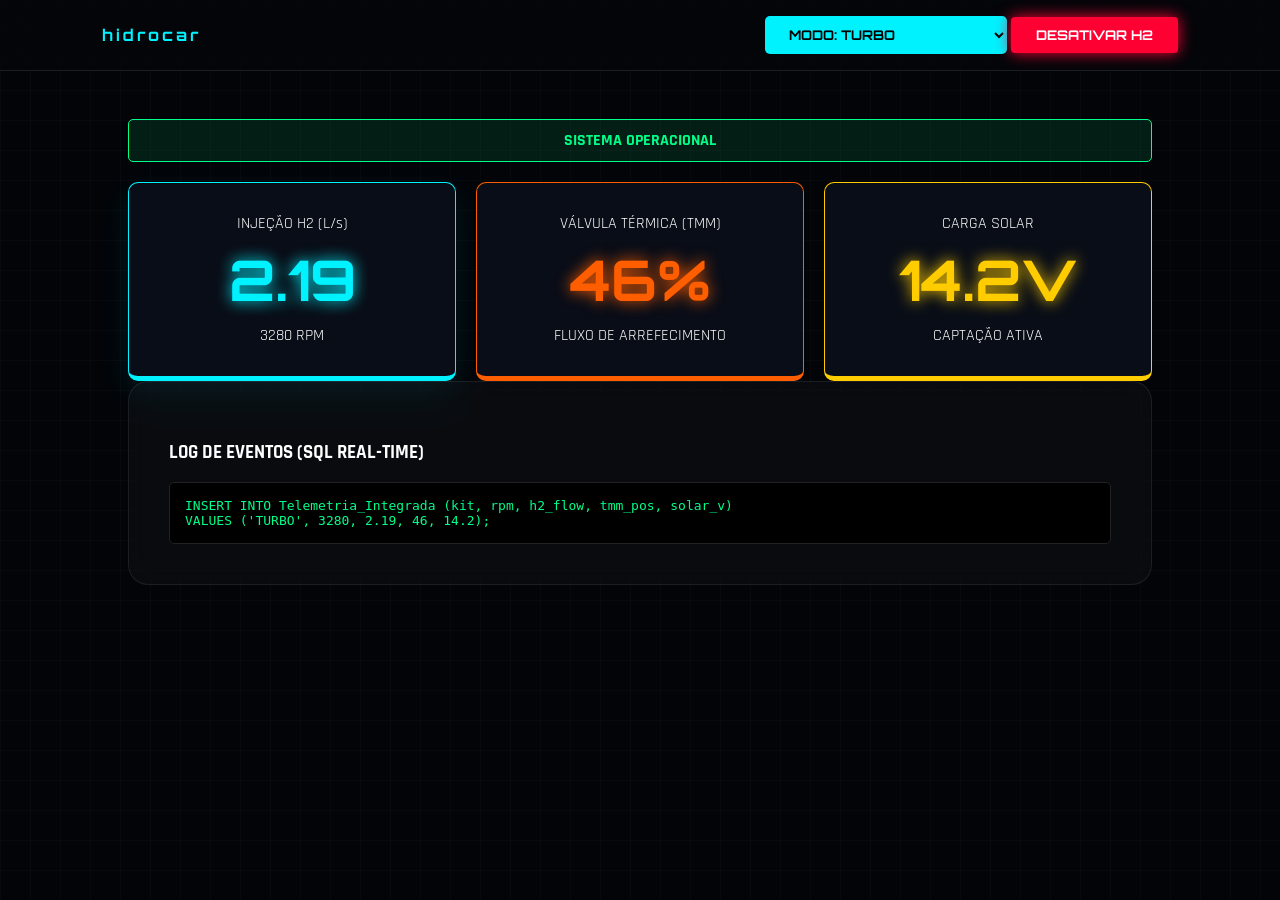
<file: dashboard.html>
<!DOCTYPE html>
<html lang="pt-br">
<head>
    <meta charset="UTF-8">
    <title>hidrocar | Painel de Controle Híbrido</title>
    <link rel="stylesheet" href="style.css">
</head>
<body class="fueltech-theme">
    <nav>
        <a href="index.html" class="logo">hidrocar</a>
        <div class="nav-controls">
            <select id="kitSelect" class="kit-selector" onchange="changeKit()">
                <option value="TURBO">MODO: TURBO</option>
                <option value="BITURBO">MODO: BITURBO</option>
                <option value="SUPERCHARGER">MODO: SUPERCHARGER</option>
            </select>
            <button id="btnStop" class="emergency-btn" onclick="toggleSystem()">DESATIVAR H2</button>
        </div>
    </nav>

    <main class="content-section">
        <div id="status-bar" class="status-online">SISTEMA OPERACIONAL</div>

        <div class="grid-dash">
            <div class="stat-card h2-border">
                <div class="label">INJEÇÃO H2 (L/s)</div>
                <div class="stat-value" id="h2-vazao" style="color: var(--neon-blue);">0.00</div>
                <div class="sub-label" id="rpm-display">0 RPM</div>
            </div>

            <div class="stat-card porsche-border">
                <div class="label">VÁLVULA TÉRMICA (TMM)</div>
                <div class="stat-value" id="tmm" style="color: var(--porsche-orange);">0%</div>
                <div class="sub-label">FLUXO DE ARREFECIMENTO</div>
            </div>

            <div class="stat-card solar-border">
                <div class="label">CARGA SOLAR</div>
                <div class="stat-value" id="solar" style="color: var(--solar-gold);">0.0V</div>
                <div class="sub-label">CAPTAÇÃO ATIVA</div>
            </div>
        </div>

        <div class="glass-card log-container">
            <h3>LOG DE EVENTOS (SQL REAL-TIME)</h3>
            <div id="sql-log" class="sql-code">-- Aguardando inicialização...</div>
        </div>
    </main>

    <script src="script.js"></script>
</body>
</html>
        </div>
    </main>

    <script src="script.js"></script>
</body>
</html>
</file>
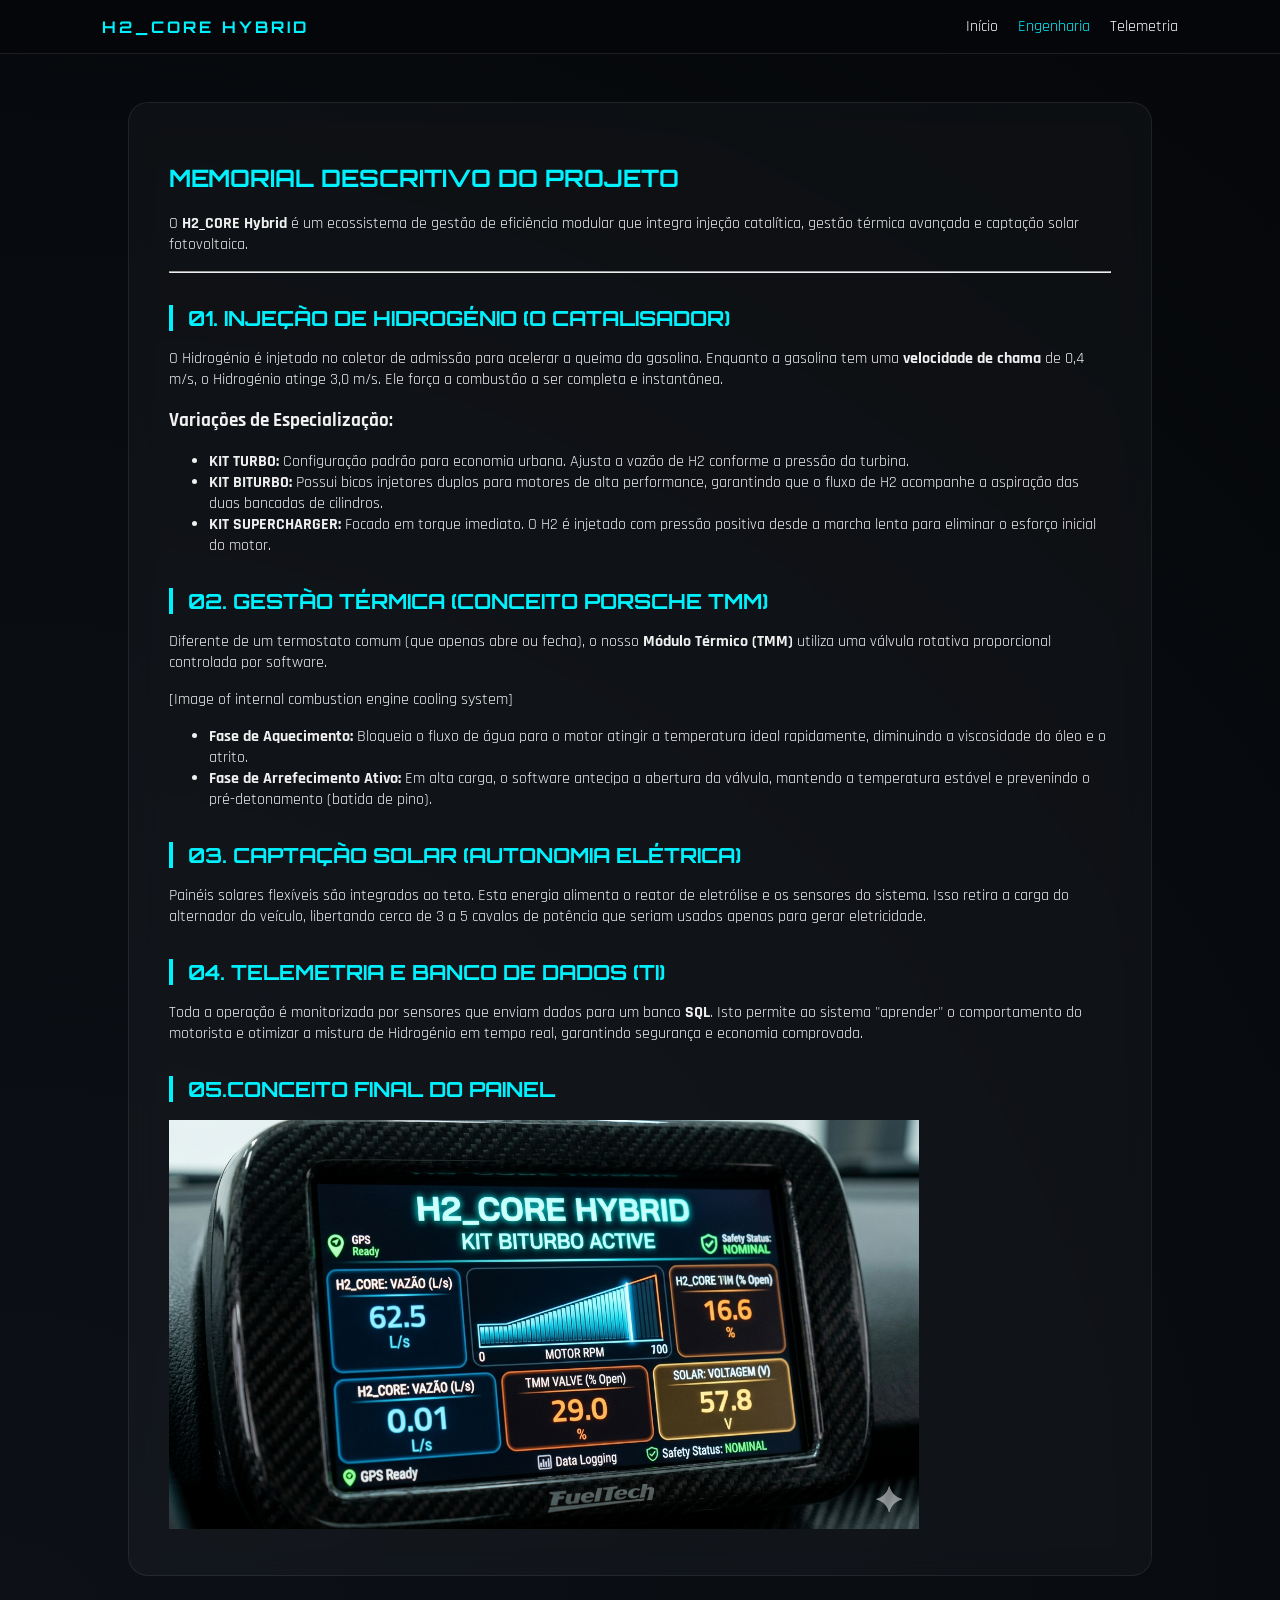
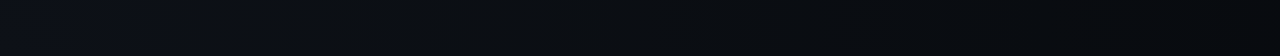
<file: sobre.html>
<!DOCTYPE html>
<html lang="pt-br">
<head>
    <meta charset="UTF-8">
    <title>hidrocar| Engenharia Híbrida</title>
    <link rel="stylesheet" href="style.css">
</head>
<body>
    <nav>
        <a href="index.html" class="logo">H2_CORE HYBRID</a>
        <div style="display:flex; gap:20px;">
            <a href="index.html" style="color:#fff; text-decoration:none;">Início</a>
            <a href="sobre.html" style="color:var(--neon-blue); text-decoration:none;">Engenharia</a>
            <a href="dashboard.html" style="color:#fff; text-decoration:none;">Telemetria</a>
        </div>
    </nav>

    <main class="content-section">
        <section class="glass-card">
            <h1>MEMORIAL DESCRITIVO DO PROJETO</h1>
            <p>O <b>H2_CORE Hybrid</b> é um ecossistema de gestão de eficiência modular que integra injeção catalítica, gestão térmica avançada e captação solar fotovoltaica.</p>

            <hr>

            <h2>01. INJEÇÃO DE HIDROGÉNIO (O CATALISADOR)</h2>
            <p>O Hidrogénio é injetado no coletor de admissão para acelerar a queima da gasolina. Enquanto a gasolina tem uma <b>velocidade de chama</b> de 0,4 m/s, o Hidrogénio atinge 3,0 m/s. Ele força a combustão a ser completa e instantânea.</p>
            
            
            <h3>Variações de Especialização:</h3>
            <ul>
                <li><b>KIT TURBO:</b> Configuração padrão para economia urbana. Ajusta a vazão de H2 conforme a pressão da turbina.</li>
                <li><b>KIT BITURBO:</b> Possui bicos injetores duplos para motores de alta performance, garantindo que o fluxo de H2 acompanhe a aspiração das duas bancadas de cilindros.</li>
                <li><b>KIT SUPERCHARGER:</b> Focado em torque imediato. O H2 é injetado com pressão positiva desde a marcha lenta para eliminar o esforço inicial do motor.</li>
            </ul>

            <h2>02. GESTÃO TÉRMICA (CONCEITO PORSCHE TMM)</h2>
            <p>Diferente de um termostato comum (que apenas abre ou fecha), o nosso <b>Módulo Térmico (TMM)</b> utiliza uma válvula rotativa proporcional controlada por software. </p>
            

[Image of internal combustion engine cooling system]

            <ul>
                <li><b>Fase de Aquecimento:</b> Bloqueia o fluxo de água para o motor atingir a temperatura ideal rapidamente, diminuindo a viscosidade do óleo e o atrito.</li>
                <li><b>Fase de Arrefecimento Ativo:</b> Em alta carga, o software antecipa a abertura da válvula, mantendo a temperatura estável e prevenindo o pré-detonamento (batida de pino).</li>
            </ul>

            <h2>03. CAPTAÇÃO SOLAR (AUTONOMIA ELÉTRICA)</h2>
            <p>Painéis solares flexíveis são integrados ao teto. Esta energia alimenta o reator de eletrólise e os sensores do sistema. Isso retira a carga do alternador do veículo, libertando cerca de 3 a 5 cavalos de potência que seriam usados apenas para gerar eletricidade.</p>
            

            <h2>04. TELEMETRIA E BANCO DE DADOS (TI)</h2>
            <p>Toda a operação é monitorizada por sensores que enviam dados para um banco <b>SQL</b>. Isto permite ao sistema "aprender" o comportamento do motorista e otimizar a mistura de Hidrogénio em tempo real, garantindo segurança e economia comprovada.</p>

            <h2>05.CONCEITO FINAL DO PAINEL </h2>
            <img src="Gemini_Generated_Image_6aqh5l6aqh5l6aqh.png" alt="imagem gerada por IA" width="750px" height="auto">
        </section>
    </main>
</body>
</html>
</file>
<file: style.css>
@import url('https://fonts.googleapis.com/css2?family=Orbitron:wght@400;700&family=Rajdhani:wght@300;500;700&display=swap');

:root {
    --neon-blue: #00f2ff;
    --porsche-orange: #ff5e00;
    --solar-gold: #ffcc00;
    --deep-space: #05070a;
    --glass: rgba(255, 255, 255, 0.03);
}

body {
    background: radial-gradient(circle at bottom left, #0d1117, var(--deep-space));
    color: #f0f0f0; font-family: 'Rajdhani', sans-serif; margin: 0;
}

nav {
    backdrop-filter: blur(20px); background: rgba(5, 7, 10, 0.8);
    border-bottom: 1px solid rgba(255,255,255,0.1);
    padding: 1rem 8%; display: flex; justify-content: space-between; align-items: center;
    position: sticky; top: 0; z-index: 1000;
}

.logo { font-family: 'Orbitron'; color: var(--neon-blue); text-decoration: none; font-weight: 700; letter-spacing: 3px; }

.content-section { padding: 3rem 10%; max-width: 1200px; margin: auto; }

.glass-card {
    background: var(--glass); backdrop-filter: blur(15px);
    border: 1px solid rgba(255,255,255,0.08);
    border-radius: 20px; padding: 2.5rem; margin-bottom: 2rem;
}

h1, h2 { font-family: 'Orbitron'; text-transform: uppercase; color: var(--neon-blue); }
h2 { font-size: 1.3rem; margin-top: 2rem; border-left: 4px solid var(--neon-blue); padding-left: 15px; }

.grid-dash { display: grid; grid-template-columns: repeat(auto-fit, minmax(280px, 1fr)); gap: 20px; }

.stat-card {
    background: rgba(255,255,255,0.02); border: 1px solid rgba(255,255,255,0.05);
    padding: 20px; border-radius: 15px; text-align: center; transition: 0.3s;
}

.stat-card:hover { border-color: var(--neon-blue); box-shadow: 0 0 20px rgba(0, 242, 255, 0.1); }

.stat-value { font-family: 'Orbitron'; font-size: 2.5rem; margin: 10px 0; }

.kit-selector {
    background: var(--neon-blue); color: #000; border: none;
    padding: 10px 20px; font-family: 'Orbitron'; font-weight: 700; border-radius: 5px; cursor: pointer;
}


:root {
    --neon-blue: #00f2ff;
    --porsche-orange: #ff5e00;
    --solar-gold: #ffcc00;
    --danger-red: #ff0033;
    --bg-dark: #020408;
    --card-bg: rgba(10, 15, 25, 0.9);
}

body.fueltech-theme {
    background-color: var(--bg-dark);
    background-image: linear-gradient(rgba(255,255,255,0.02) 1px, transparent 1px), 
                      linear-gradient(90deg, rgba(255,255,255,0.02) 1px, transparent 1px);
    background-size: 30px 30px; /* Efeito de grade industrial */
    color: #fff; font-family: 'Rajdhani', sans-serif;
}

/* Botão de Emergência Estilo "Racing" */
.emergency-btn {
    background: var(--danger-red);
    color: white; border: none;
    padding: 10px 25px; font-family: 'Orbitron';
    font-weight: bold; border-radius: 4px;
    cursor: pointer; box-shadow: 0 0 15px var(--danger-red);
    transition: 0.3s;
}
.emergency-btn.active {
    background: #550000; box-shadow: none; filter: grayscale(1);
}

.status-online {
    text-align: center; background: rgba(0, 255, 136, 0.1);
    color: #00ff88; padding: 10px; margin-bottom: 20px;
    border-radius: 5px; font-weight: bold; border: 1px solid #00ff88;
}
.status-offline {
    text-align: center; background: rgba(255, 0, 51, 0.1);
    color: var(--danger-red); padding: 10px; margin-bottom: 20px;
    border-radius: 5px; font-weight: bold; border: 1px solid var(--danger-red);
}

.stat-card {
    background: var(--card-bg); border-radius: 10px;
    padding: 30px; text-align: center; border-bottom: 5px solid #333;
}
.h2-border { border-color: var(--neon-blue); box-shadow: 0 10px 30px rgba(0, 242, 255, 0.1); }
.porsche-border { border-color: var(--porsche-orange); }
.solar-border { border-color: var(--solar-gold); }

.stat-value { font-family: 'Orbitron'; font-size: 3.5rem; font-weight: 700; text-shadow: 0 0 15px currentColor; }
.sql-code { background: #000; padding: 15px; color: #00ff88; font-family: monospace; border-radius: 5px; border: 1px solid #222; }
</file>
